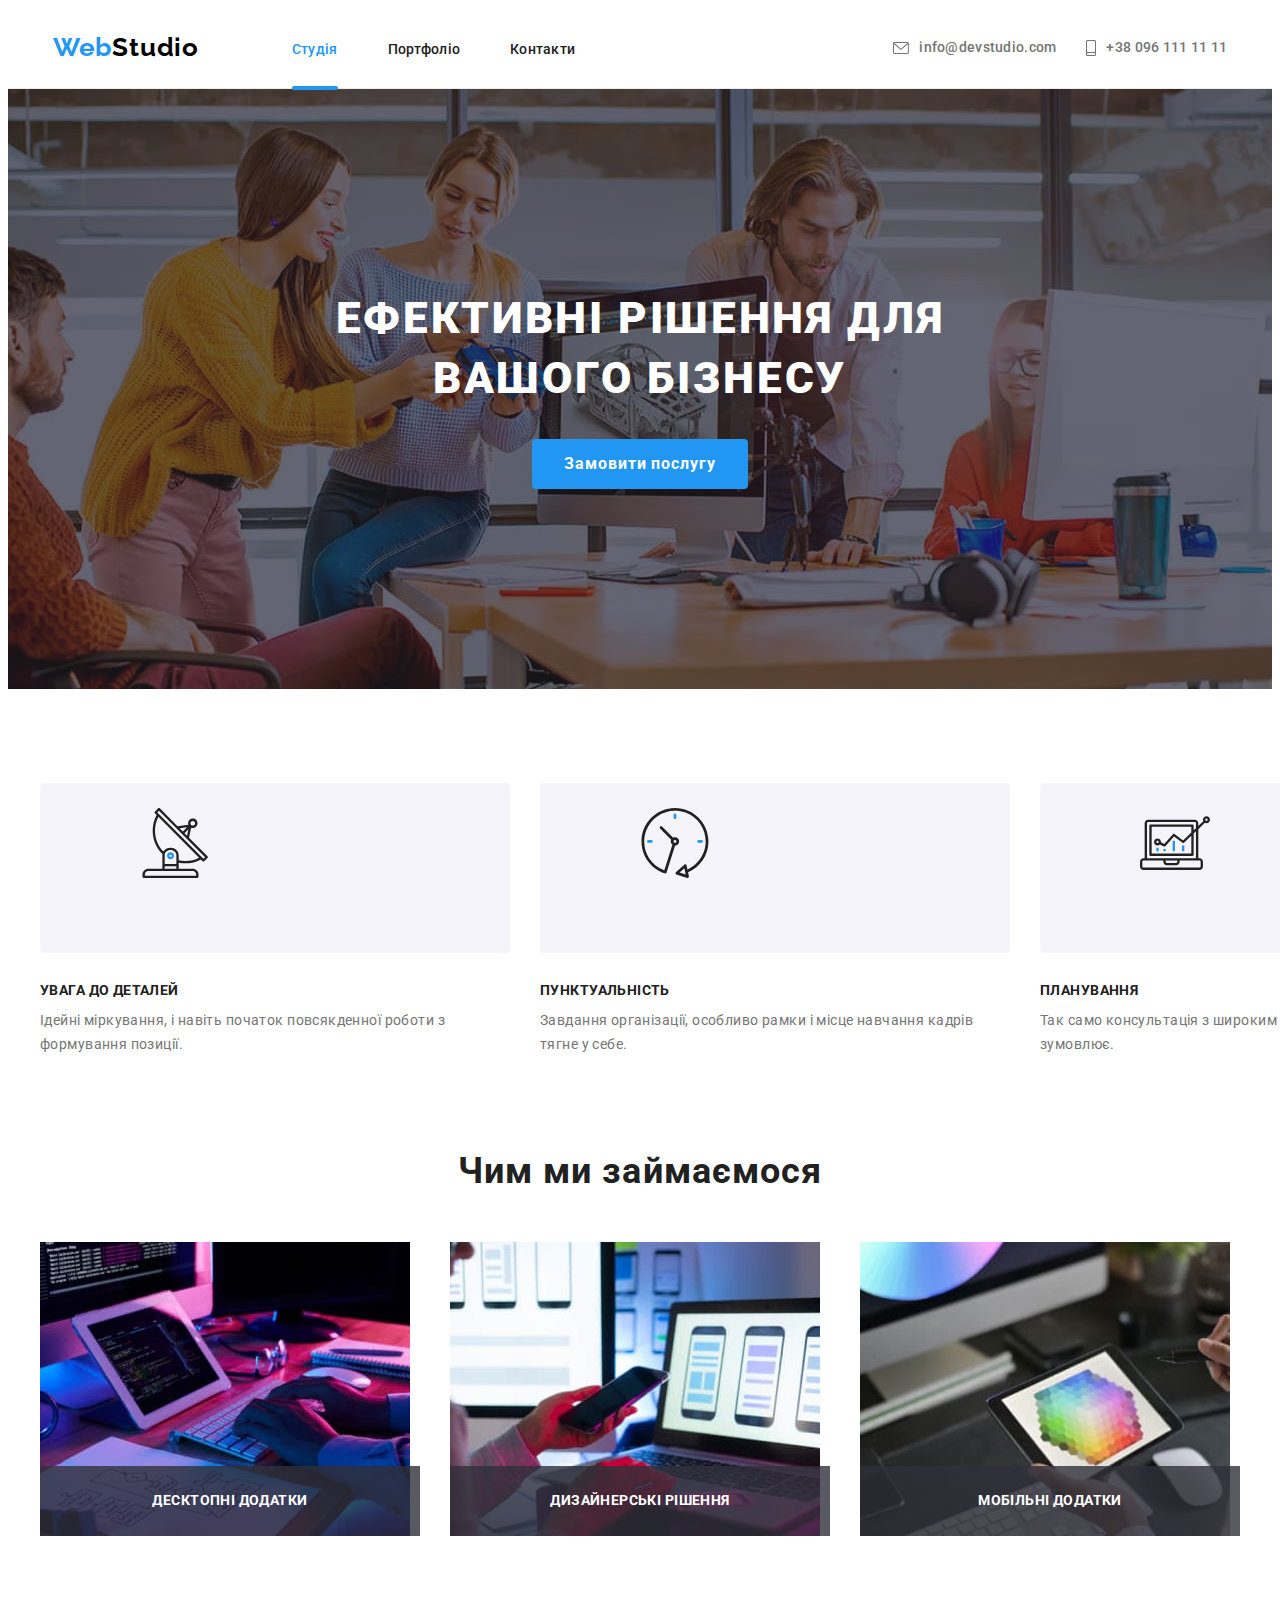
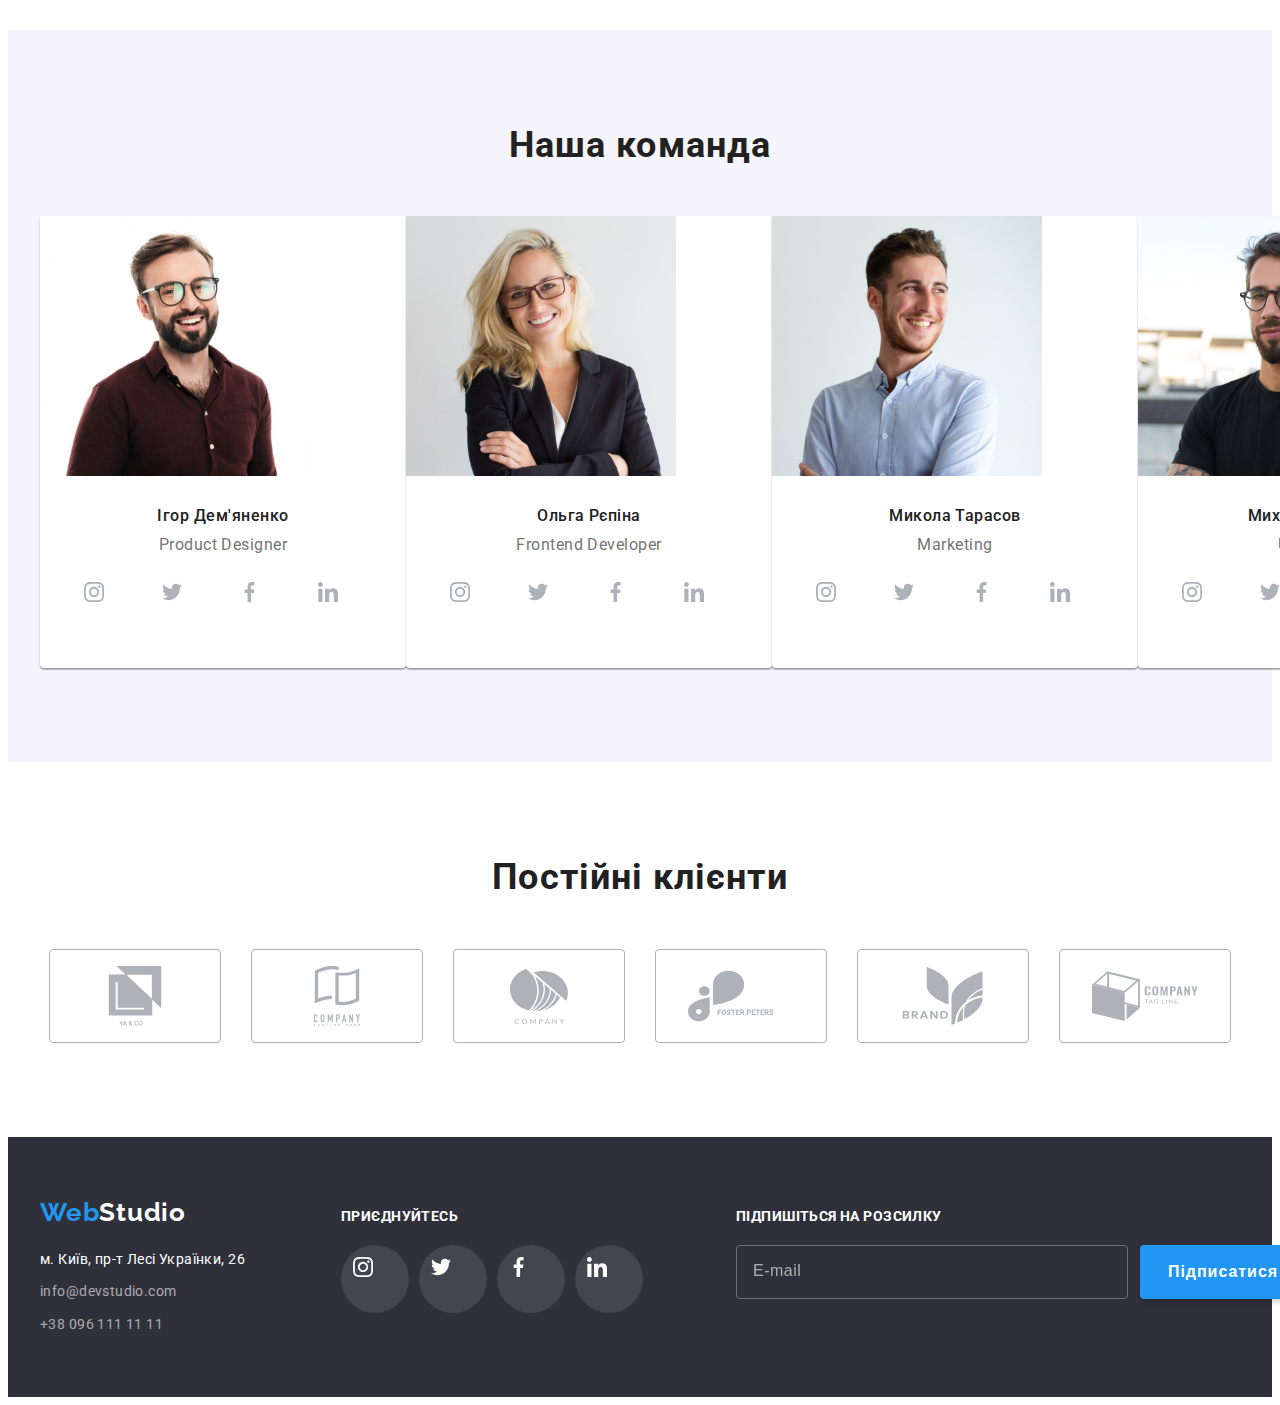
<file: index.html>
<!DOCTYPE html>
<html lang="uk">
  <head>
    <meta charset="UTF-8" />
    <meta http-equiv="X-UA-Compatible" content="IE=edge" />
    <meta name="viewport" content="width=device-width, initial-scale=1.0" />
    <title>WebStudio</title>
    <link rel="preconnect" href="https://fonts.googleapis.com" />
    <link rel="preconnect" href="https://fonts.gstatic.com" crossorigin />
    <link
      href="https://fonts.googleapis.com/css2?family=Raleway:wght@700&family=Roboto:wght@400;500;700;900&display=swap"
      rel="stylesheet"
    />
    <link
      rel="stylesheet"
      href="https://cdnjs.cloudflare.com/ajax/libs/modern-normalize/1.1.0/modern-normalize.min.css"
      integrity="sha512-wpPYUAdjBVSE4KJnH1VR1HeZfpl1ub8YT/NKx4PuQ5NmX2tKuGu6U/JRp5y+Y8XG2tV+wKQpNHVUX03MfMFn9Q=="
      crossorigin="anonymous"
      referrerpolicy="no-referrer"
    />
    <link rel="stylesheet" href="./css/styles.css" />
  </head>
  <body>
    <!--Header-->
    <header class="header">
      <div class="container navigation">
        <nav class="nav">
          <a class="header-logo" href="index.html" lang="en"
            ><span>Web</span>Studio</a
          >
          <ul class="header-nav list">
            <li class="nav-item accent-item">
              <a class="header-item link accent" href=""> Студія </a>
            </li>
            <li class="nav-item">
              <a class="header-item link" href="./portfolio.html">Портфоліо</a>
            </li>
            <li class="nav-item">
              <a class="header-item link" href="">Контакти</a>
            </li>
          </ul>
        </nav>
        <ul class="header-list list">
          <li class="link-item">
            <a
              class="header-item-list link mail"
              href="mailto:info@devstudio.com"
              ><svg class="header-icon" width="16" height="12">
                <use href="./img/icons.svg#icon-envelope"></use>
              </svg>

              info@devstudio.com</a
            >
          </li>
          <li class="link-item">
            <a class="header-item-list link" href="tel:+380961111111"
              ><svg class="header-icon" width="10" height="16">
                <use href="./img/icons.svg#icon-smartphone"></use>
              </svg>
              +38 096 111 11 11
            </a>
          </li>
        </ul>
      </div>
    </header>
    <!--Hero-->
    <main>
      <section class="hero">
        <div class="container">
          <h1 class="hero-title">Ефективні рішення для вашого бізнесу</h1>
          <button class="btn" data-modal-open type="button">
            Замовити послугу
          </button>
        </div>
      </section>
      <!--Feature-->
      <section class="feature">
        <div class="container feature-container">
          <h2 class="visually-hidden">Особливості</h2>
          <ul class="feature-list">
            <li class="feature-item link">
              <div class="feature-icon">
                <svg class="feature-icon-antenna" width="70" height="70">
                  <use href="./img/icons.svg#icon-antenna"></use>
                </svg>
              </div>
              <h3 class="feature-title">Увага до деталей</h3>
              <p class="feature-text">
                Ідейні міркування, і навіть початок повсякденної роботи з
                формування позиції.
              </p>
            </li>
            <li class="feature-item link">
              <div class="feature-icon">
                <svg class="feature-icon-clock" width="70" height="70">
                  <use href="./img/icons.svg#icon-clock"></use>
                </svg>
              </div>
              <h3 class="feature-title">Пунктуальність</h3>
              <p class="feature-text">
                Завдання організації, особливо рамки і місце навчання кадрів
                тягне у себе.
              </p>
            </li>
            <li class="feature-item link">
              <div class="feature-icon">
                <svg class="feature-icon-diagram" width="70" height="70">
                  <use href="./img/icons.svg#icon-diagram"></use>
                </svg>
              </div>
              <h3 class="feature-title">Планування</h3>
              <p class="feature-text">
                Так само консультація з широким активом значною мірою зумовлює.
              </p>
            </li>
            <li class="feature-item link">
              <div class="feature-icon">
                <svg class="feature-icon-astronaut" width="70" height="70">
                  <use href="./img/icons.svg#icon-astronaut"></use>
                </svg>
              </div>
              <h3 class="feature-title">Сучасні технології</h3>
              <p class="feature-text">
                Значимість цих проблем настільки очевидна, що реалізація
                планових завдань.
              </p>
            </li>
          </ul>
        </div>
      </section>
      <!--Projects-->
      <section class="projects">
        <div class="container">
          <h2 class="projects-title">Чим ми займаємося</h2>
          <ul class="projects-list">
            <li class="projects-item link">
              <img src="./img/notebook.jpg" alt="Ноутбук" width="370" />
              <p class="projects-item-text">Десктопні додатки</p>
            </li>
            <li class="projects-item link">
              <img
                src="./img/mobilephone.jpg"
                alt="Мобільний телефон"
                width="370"
              />
              <p class="projects-item-text">Дизайнерські рішення</p>
            </li>
            <li class="projects-item link">
              <img src="./img/tablet.jpg" alt="Планшет" width="370" />
              <p class="projects-item-text">Мобільні додатки</p>
            </li>
          </ul>
        </div>
      </section>
      <!--Team-->
      <section class="team">
        <div class="container">
          <h2 class="team-title">Наша команда</h2>
          <ul class="team-list">
            <li class="team-link link">
              <img src="./img/igor.jpg" alt="Ігор Дем'яненко" width="270" />
              <h3 class="team-member">Ігор Дем'яненко</h3>
              <p class="team-text" lang="en">Product Designer</p>
              <ul class="team-list-icon">
                <li class="team-icon">
                  <a href="" class="team-link-icon">
                    <svg class="icon-instagramm icon" width="20" height="20">
                      <use href="./img/icons.svg#icon-instagram"></use>
                    </svg>
                  </a>
                </li>
                <li class="team-icon">
                  <a href="" class="team-link-icon">
                    <svg class="icon-twitter icon" width="20" height="20">
                      <use href="./img/icons.svg#icon-twitter"></use>
                    </svg>
                  </a>
                </li>
                <li class="team-icon">
                  <a href="" class="team-link-icon">
                    <svg class="icon-facebook icon" width="20" height="20">
                      <use href="./img/icons.svg#icon-facebook"></use>
                    </svg>
                  </a>
                </li>
                <li class="team-icon">
                  <a href="" class="team-link-icon">
                    <svg class="icon-linkedin icon" width="20" height="20">
                      <use href="./img/icons.svg#icon-linkedin"></use>
                    </svg>
                  </a>
                </li>
              </ul>
            </li>
            <li class="team-link link">
              <img src="./img/olga.jpg" alt="Ольга Рєпіна" width="270" />
              <h3 class="team-member">Ольга Рєпіна</h3>
              <p class="team-text" lang="en">Frontend Developer</p>
              <ul class="team-list-icon">
                <li class="team-icon">
                  <a href="" class="team-link-icon">
                    <svg class="icon-instagramm icon" width="20" height="20">
                      <use href="./img/icons.svg#icon-instagram"></use>
                    </svg>
                  </a>
                </li>
                <li class="team-icon">
                  <a href="" class="team-link-icon">
                    <svg class="icon-twitter icon" width="20" height="20">
                      <use href="./img/icons.svg#icon-twitter"></use>
                    </svg>
                  </a>
                </li>
                <li class="team-icon">
                  <a href="" class="team-link-icon">
                    <svg class="icon-facebook icon" width="20" height="20">
                      <use href="./img/icons.svg#icon-facebook"></use>
                    </svg>
                  </a>
                </li>
                <li class="team-icon">
                  <a href="" class="team-link-icon">
                    <svg class="icon-linkedin icon" width="20" height="20">
                      <use href="./img/icons.svg#icon-linkedin"></use>
                    </svg>
                  </a>
                </li>
              </ul>
            </li>
            <li class="team-link link">
              <img src="./img/mukola.jpg" alt="Микола Тарасов" width="270" />
              <h3 class="team-member">Микола Тарасов</h3>
              <p class="team-text" lang="en">Marketing</p>
              <ul class="team-list-icon">
                <li class="team-icon">
                  <a href="" class="team-link-icon">
                    <svg class="icon-instagramm icon" width="20" height="20">
                      <use href="./img/icons.svg#icon-instagram"></use>
                    </svg>
                  </a>
                </li>
                <li class="team-icon">
                  <a href="" class="team-link-icon">
                    <svg class="icon-twitter icon" width="20" height="20">
                      <use href="./img/icons.svg#icon-twitter"></use>
                    </svg>
                  </a>
                </li>
                <li class="team-icon">
                  <a href="" class="team-link-icon">
                    <svg class="icon-facebook icon" width="20" height="20">
                      <use href="./img/icons.svg#icon-facebook"></use>
                    </svg>
                  </a>
                </li>
                <li class="team-icon">
                  <a href="" class="team-link-icon">
                    <svg class="icon-linkedin icon" width="20" height="20">
                      <use href="./img/icons.svg#icon-linkedin"></use>
                    </svg>
                  </a>
                </li>
              </ul>
            </li>
            <li class="team-link link">
              <img src="./img/muhailo.jpg" alt="Михайло Єрмаков" width="270" />
              <h3 class="team-member">Михайло Єрмаков</h3>
              <p class="team-text" lang="en">UI Designer</p>
              <ul class="team-list-icon">
                <li class="team-icon">
                  <a href="" class="team-link-icon">
                    <svg class="icon-instagramm icon" width="20" height="20">
                      <use href="./img/icons.svg#icon-instagram"></use>
                    </svg>
                  </a>
                </li>
                <li class="team-icon">
                  <a href="" class="team-link-icon">
                    <svg class="icon-twitter icon" width="20" height="20">
                      <use href="./img/icons.svg#icon-twitter"></use>
                    </svg>
                  </a>
                </li>
                <li class="team-icon">
                  <a href="" class="team-link-icon">
                    <svg class="icon-facebook icon" width="20" height="20">
                      <use href="./img/icons.svg#icon-facebook"></use>
                    </svg>
                  </a>
                </li>
                <li class="team-icon">
                  <a href="" class="team-link-icon">
                    <svg class="icon-linkedin icon" width="20" height="20">
                      <use href="./img/icons.svg#icon-linkedin"></use>
                    </svg>
                  </a>
                </li>
              </ul>
            </li>
          </ul>
        </div>
      </section>
      <!-- Clients -->
      <section class="client">
        <div class="container">
          <h2 class="team-title">Постійні клієнти</h2>
          <ul class="client-list">
            <li class="client-link">
              <a href="" class="client-item">
                <svg class="client-group" width="106" height="60">
                  <use href="./img/icons.svg#icon-group-6"></use>
                </svg>
              </a>
            </li>
            <li class="client-link">
              <a href="" class="client-item">
                <svg class="client-group" width="106" height="60">
                  <use href="./img/icons.svg#icon-group-1"></use>
                </svg>
              </a>
            </li>
            <li class="client-link">
              <a href="" class="client-item">
                <svg class="client-group" width="106" height="60">
                  <use href="./img/icons.svg#icon-group-2"></use>
                </svg>
              </a>
            </li>
            <li class="client-link">
              <a href="" class="client-item">
                <svg class="client-group" width="106" height="60">
                  <use href="./img/icons.svg#icon-group-4"></use>
                </svg>
              </a>
            </li>
            <li class="client-link">
              <a href="" class="client-item">
                <svg class="client-group" width="106" height="60">
                  <use href="./img/icons.svg#icon-group-3"></use>
                </svg>
              </a>
            </li>
            <li class="client-link">
              <a href="" class="client-item">
                <svg class="client-group" width="106" height="60">
                  <use href="./img/icons.svg#icon-group-5"></use>
                </svg>
              </a>
            </li>
          </ul>
        </div>
      </section>
    </main>
    <!--Footer-->
    <footer class="footer">
      <div class="container footer-container">
        <div class="address">
          <a class="footer-logo" href="./index.html" lang="en"
            ><span>Web</span>Studio</a
          >
          <address class="footer-address">
            <a
              class="footer-link map"
              href="https://goo.gl/maps/HF2iq81nu9bGhw1s8"
              target="_blank"
              >м. Київ, пр-т Лесі Українки, 26</a
            >
            <a class="footer-link clarity mail" href="mailto:info@devstudio.com"
              >info@devstudio.com</a
            >

            <a class="footer-link clarity" href="tel:+380961111111"
              >+38 096 111 11 11</a
            >
          </address>
        </div>

        <div class="join">
          <p class="join-title">приєднуйтесь</p>
          <ul class="join-list">
            <li class="join-link">
              <a href="#" class="join-item">
                <svg class="join-icon" width="20" height="20">
                  <use href="./img/icons.svg#icon-instagram"></use>
                </svg>
              </a>
            </li>
            <li class="join-link">
              <a href="" class="join-item">
                <svg class="join-icon" width="20" height="20">
                  <use href="./img/icons.svg#icon-twitter"></use>
                </svg>
              </a>
            </li>
            <li class="join-link">
              <a href="" class="join-item">
                <svg class="join-icon" width="20" height="20">
                  <use href="./img/icons.svg#icon-facebook"></use>
                </svg>
              </a>
            </li>
            <li class="join-link">
              <a href="" class="join-item">
                <svg class="join-icon" width="20" height="20">
                  <use href="./img/icons.svg#icon-linkedin"></use>
                </svg>
              </a>
            </li>
          </ul>
        </div>
        <div class="subscribe">
          <p class="subscribe-text">Підпишіться на розсилку</p>
          <form name="subscribe" class="subscribe-form">
            <label class="subscribe-label">
              <input
                type="email"
                id="subscribe-email"
                name="subscribe-email"
                class="subscribe-input"
                placeholder="E-mail"
              />
            </label>

            <button type="submit" class="subscribe-button">
              Підписатися
              <svg class="subscribe-svg" width="24" height="24">
                <use
                  href="./img/icons.svg#icon-send"
                  class="subscribe-icon"
                ></use>
              </svg>
            </button>
          </form>
        </div>
      </div>
    </footer>
    <div data-modal class="backdrop is-hidden">
      <div class="modal">
        <button type="button" data-modal-close class="modal-btn">
          <svg width="18" height="18" class="button-svg">
            <use href="./img/icons.svg#icon-close-black"></use>
          </svg>
        </button>

        <form name="signup_form" class="modal-form">
          <p class="modal-text">Залиште свої дані, ми вам передзвонимо</p>

          <div class="form-field">
            <label for="user_name" class="form-label">Ім'я</label>
            <div class="form-input-icon">
              <input
                class="form-input"
                type="text"
                name="user-name"
                id="user_name"
              />
              <svg class="icon-form" width="18" height="18">
                <use href="./img/icons.svg#icon-person-black"></use>
              </svg>
            </div>
          </div>

          <div class="form-field">
            <label for="user_tel" class="form-label">Телефон</label>
            <div class="form-input-icon">
              <input
                class="form-input"
                type="tel"
                name="user-tel"
                id="user_tel"
              />
              <svg class="icon-form" width="18" height="18">
                <use href="./img/icons.svg#icon-phone-black"></use>
              </svg>
            </div>
          </div>

          <div class="form-field">
            <label for="user_email" class="form-label">Пошта</label>
            <div class="form-input-icon">
              <input
                class="form-input"
                type="email"
                name="user-email"
                id="user_email"
              />
              <svg class="icon-form" width="18" height="18">
                <use href="./img/icons.svg#icon-email-black"></use>
              </svg>
            </div>
          </div>

          <div class="form-field textarea-field">
            <label for="comment" class="form-label">Коментар</label>
            <textarea
              class="form-textarea form-input"
              name="comment"
              id="comment"
              rows="10"
              cols="20"
              placeholder="Введіть текст"
            ></textarea>
          </div>

          <div class="privacy">
            <input
              type="checkbox"
              name="consent"
              value="true"
              id="privacy"
              class="privacy-input visually-hidden"
            />
            <label class="privacy-label" for="privacy">
              <span class="check">
                <svg class="check-icon" width="11" height="8">
                  <use href="./img/icons.svg#icon-check"></use></svg
              ></span>
              Погоджуюся з розсилкою та приймаю
              <a href="#" class="privacy-link">Умови договору</a>
            </label>
          </div>
          <button class="form-button" type="submit">Відправити</button>
        </form>
      </div>
    </div>
    <script src="./js/modal.js"></script>
  </body>
</html>
</file>
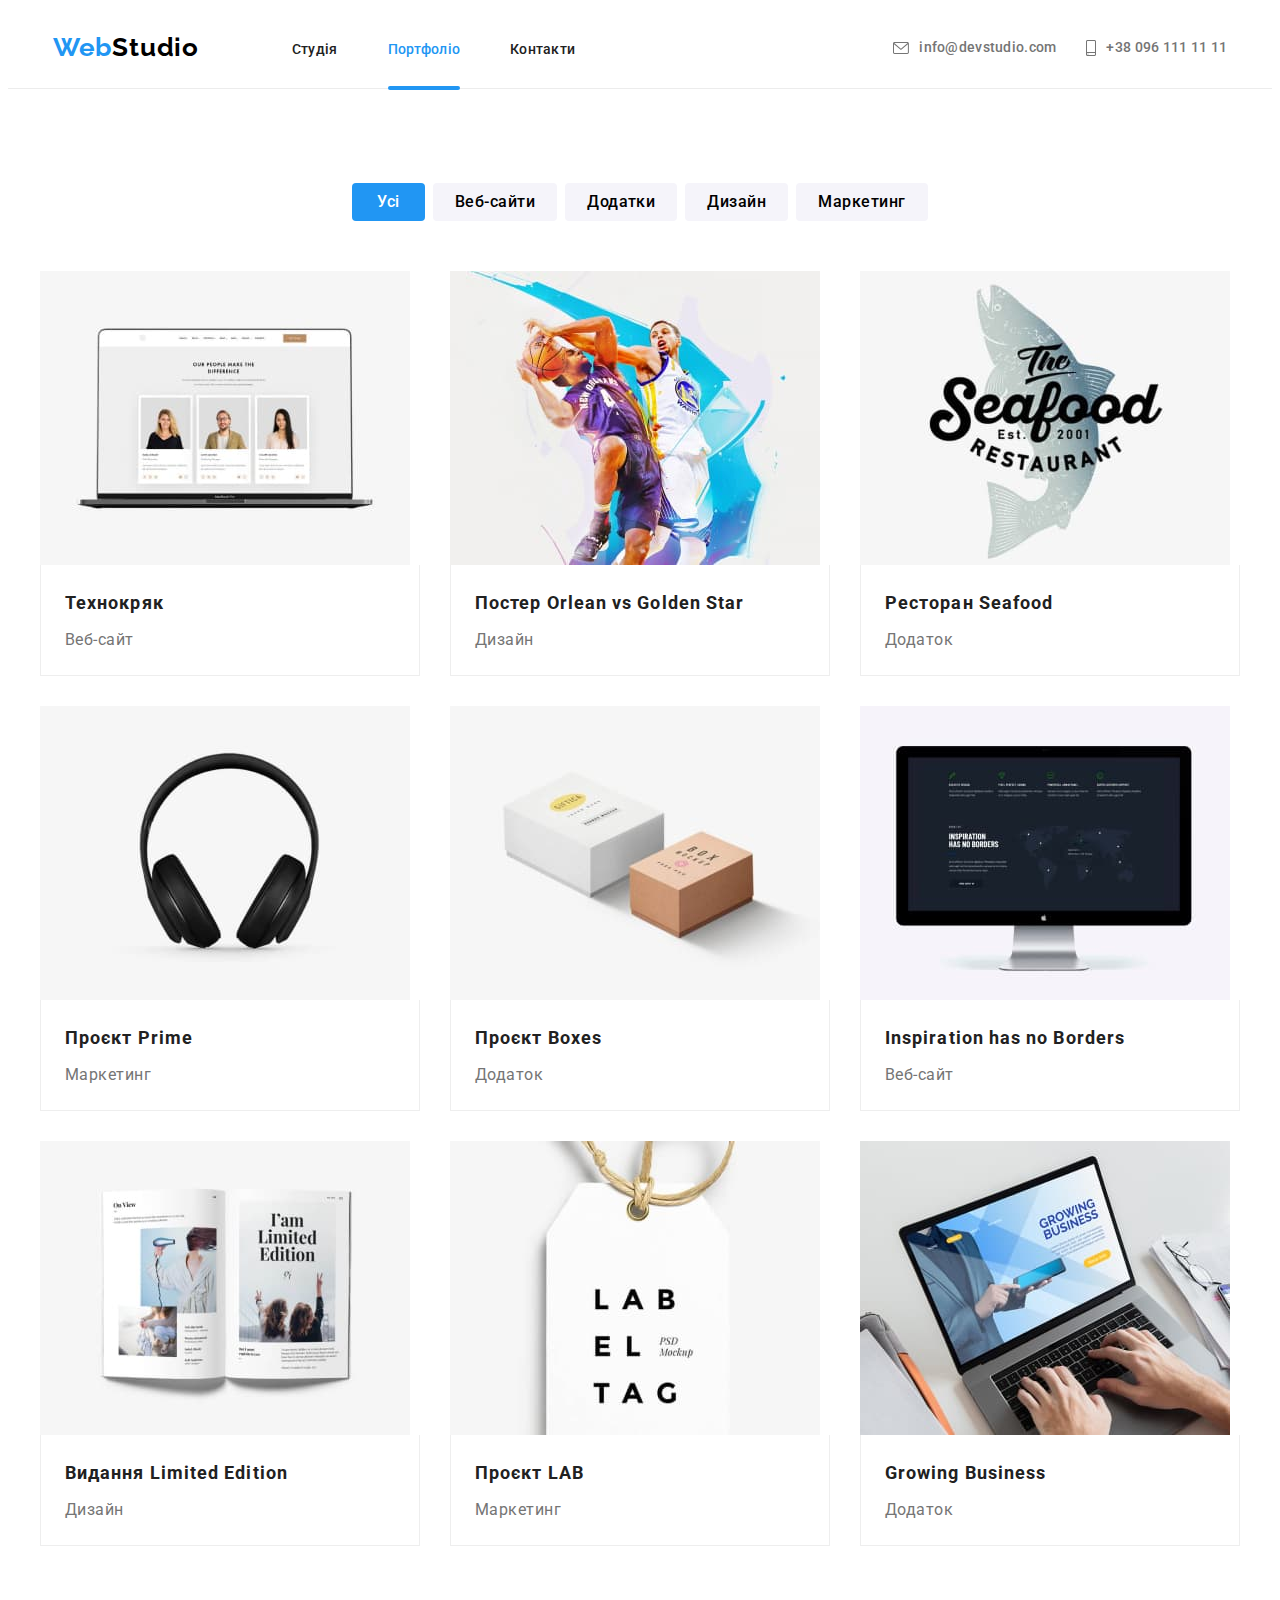
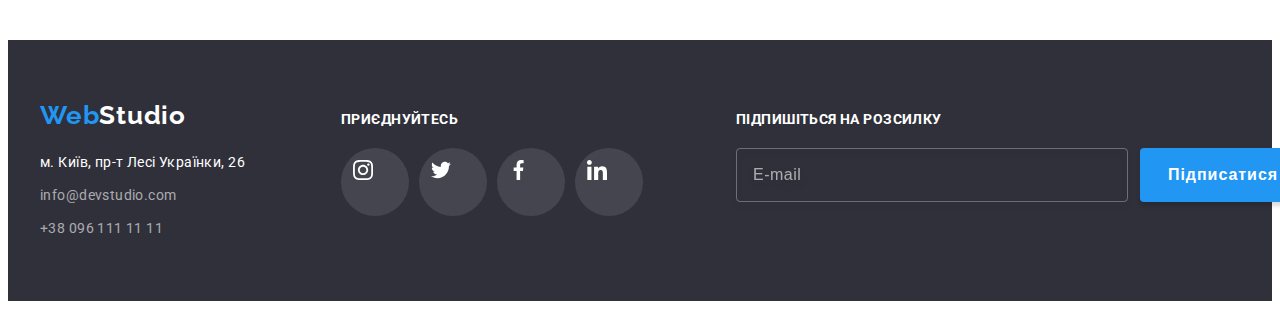
<file: portfolio.html>
<!DOCTYPE html>
<html lang="uk">
  <head>
    <meta charset="UTF-8" />
    <meta http-equiv="X-UA-Compatible" content="IE=edge" />
    <meta name="viewport" content="width=device-width, initial-scale=1.0" />
    <title>Portfolio</title>
    <link rel="preconnect" href="https://fonts.googleapis.com" />
    <link rel="preconnect" href="https://fonts.gstatic.com" crossorigin />
    <link
      href="https://fonts.googleapis.com/css2?family=Raleway:wght@700&family=Roboto:wght@400;500;700;900&display=swap"
      rel="stylesheet"
    />
    <link
      rel="stylesheet"
      href="https://cdnjs.cloudflare.com/ajax/libs/modern-normalize/1.1.0/modern-normalize.min.css"
      integrity="sha512-wpPYUAdjBVSE4KJnH1VR1HeZfpl1ub8YT/NKx4PuQ5NmX2tKuGu6U/JRp5y+Y8XG2tV+wKQpNHVUX03MfMFn9Q=="
      crossorigin="anonymous"
      referrerpolicy="no-referrer"
    />
    <link rel="stylesheet" href="./css/styles.css" />
  </head>
  <body>
    <!--Header-->
    <header class="header">
      <div class="container navigation">
        <nav class="nav">
          <a class="header-logo" href="index.html"><span>Web</span>Studio</a>
          <ul class="header-nav list">
            <li class="item">
              <a class="header-item link" href="./index.html">Студія</a>
            </li>
            <li class="item">
              <a class="header-item link accent" href="./portfolio.html"
                >Портфоліо</a
              >
            </li>
            <li class="item">
              <a class="header-item link" href="">Контакти</a>
            </li>
          </ul>
        </nav>
        <ul class="header-list list">
          <li class="link-item">
            <a
              class="header-item-list link mail"
              href="mailto:info@devstudio.com"
              ><svg class="header-icon" width="16" height="12">
                <use href="./img/icons.svg#icon-envelope"></use>
              </svg>

              info@devstudio.com</a
            >
          </li>
          <li class="link-item">
            <a class="header-item-list link" href="tel:+380961111111"
              ><svg class="header-icon" width="10" height="16">
                <use href="./img/icons.svg#icon-smartphone"></use>
              </svg>
              +38 096 111 11 11</a
            >
          </li>
        </ul>
      </div>
    </header>
    <!--Alinement-->
    <main>
      <section class="portfolio">
        <div class="container button">
          <h1 class="visually-hidden">Портфоліо</h1>
          <ul class="button-list">
            <li class="btn-item">
              <button class="portfolio-btn fbtn" type="button">Усі</button>
            </li>
            <li class="btn-item">
              <button class="portfolio-btn" type="button">Веб-сайти</button>
            </li>
            <li class="btn-item">
              <button class="portfolio-btn" type="button">Додатки</button>
            </li>
            <li class="btn-item">
              <button class="portfolio-btn" type="button">Дизайн</button>
            </li>
            <li class="btn-item">
              <button class="portfolio-btn" type="button">Маркетинг</button>
            </li>
          </ul>
        </div>
        <div class="container">
          <ul class="portfolio-list">
            <li class="portfolio-item">
              <a class="portfolio-link" href="">
                <div class="overlay">
                  <img
                    src="./img/tehno.jpg"
                    alt="макет веб-сайта"
                    width="370"
                  />
                  <p class="overlay-text">
                    Ресурс пропонує комплексні пропозиції з різним рівнем
                    функціоналу та сервісів. Все це дозволить відвідувачу
                    отримати вичерпні відомості про компанію чи приватну особу.
                  </p>
                </div>
                <div class="link-text">
                  <h2 class="portfolio-title">Технокряк</h2>
                  <p class="portfolio-text">Веб-сайт</p>
                </div>
              </a>
            </li>

            <li class="portfolio-item">
              <a class="portfolio-link" href="">
                <div class="overlay">
                  <img
                    src="./img/poster.jpg"
                    alt="два баскетболісти"
                    width="370"
                  />
                  <p class="overlay-text">
                    Ресурс пропонує комплексні пропозиції з різним рівнем
                    функціоналу та сервісів. Все це дозволить відвідувачу
                    отримати вичерпні відомості про компанію чи приватну особу.
                  </p>
                </div>
                <div class="link-text">
                  <h2 class="portfolio-title">Постер Orlean vs Golden Star</h2>
                  <p class="portfolio-text">Дизайн</p>
                </div>
              </a>
            </li>
            <li class="portfolio-item">
              <a class="portfolio-link" href="">
                <div class="overlay">
                  <img
                    src="./img/seafood.jpg"
                    alt="логотип ресторана"
                    width="370"
                  />
                  <p class="overlay-text">
                    Ресурс пропонує комплексні пропозиції з різним рівнем
                    функціоналу та сервісів. Все це дозволить відвідувачу
                    отримати вичерпні відомості про компанію чи приватну особу.
                  </p>
                </div>
                <div class="link-text">
                  <h2 class="portfolio-title">Ресторан Seafood</h2>
                  <p class="portfolio-text">Додаток</p>
                </div>
              </a>
            </li>
            <li class="portfolio-item">
              <a class="portfolio-link" href="">
                <div class="overlay">
                  <img
                    src="./img/project-prime.jpg"
                    alt="навушники"
                    width="370"
                  />
                  <p class="overlay-text">
                    Ресурс пропонує комплексні пропозиції з різним рівнем
                    функціоналу та сервісів. Все це дозволить відвідувачу
                    отримати вичерпні відомості про компанію чи приватну особу.
                  </p>
                </div>
                <div class="link-text">
                  <h2 class="portfolio-title">Проєкт Prime</h2>
                  <p class="portfolio-text">Маркетинг</p>
                </div>
              </a>
            </li>
            <li class="portfolio-item">
              <a class="portfolio-link" href="">
                <div class="overlay">
                  <img
                    src="./img/project-boxes.jpg"
                    alt="велика і маленька коробка"
                    width="370"
                  />
                  <p class="overlay-text">
                    Ресурс пропонує комплексні пропозиції з різним рівнем
                    функціоналу та сервісів. Все це дозволить відвідувачу
                    отримати вичерпні відомості про компанію чи приватну особу.
                  </p>
                </div>
                <div class="link-text">
                  <h2 class="portfolio-title">Проєкт Boxes</h2>
                  <p class="portfolio-text">Додаток</p>
                </div>
              </a>
            </li>
            <li class="portfolio-item">
              <a class="portfolio-link" href="">
                <div class="overlay">
                  <img
                    src="./img/inspiration.jpg"
                    alt="макет веб-сайта"
                    width="370"
                  />
                  <p class="overlay-text">
                    Ресурс пропонує комплексні пропозиції з різним рівнем
                    функціоналу та сервісів. Все це дозволить відвідувачу
                    отримати вичерпні відомості про компанію чи приватну особу.
                  </p>
                </div>
                <div class="link-text">
                  <h2 class="portfolio-title">Inspiration has no Borders</h2>
                  <p class="portfolio-text">Веб-сайт</p>
                </div>
              </a>
            </li>
            <li class="portfolio-item">
              <a class="portfolio-link" href="">
                <div class="overlay">
                  <img
                    src="./img/limited-edition.jpg"
                    alt="розгорнутий журнал"
                    width="370"
                  />
                  <p class="overlay-text">
                    Ресурс пропонує комплексні пропозиції з різним рівнем
                    функціоналу та сервісів. Все це дозволить відвідувачу
                    отримати вичерпні відомості про компанію чи приватну особу.
                  </p>
                </div>
                <div class="link-text">
                  <h2 class="portfolio-title">Видання Limited Edition</h2>
                  <p class="portfolio-text">Дизайн</p>
                </div>
              </a>
            </li>
            <li class="portfolio-item">
              <a class="portfolio-link" href="">
                <div class="overlay">
                  <img src="./img/project-lab.jpg" alt="бирка" width="370" />
                  <p class="overlay-text">
                    Ресурс пропонує комплексні пропозиції з різним рівнем
                    функціоналу та сервісів. Все це дозволить відвідувачу
                    отримати вичерпні відомості про компанію чи приватну особу.
                  </p>
                </div>
                <div class="link-text">
                  <h2 class="portfolio-title">Проєкт LAB</h2>
                  <p class="portfolio-text">Маркетинг</p>
                </div>
              </a>
            </li>
            <li class="portfolio-item">
              <a class="portfolio-link" href="">
                <div class="overlay">
                  <img
                    src="./img/growing-business.jpg"
                    alt="Ноутбук"
                    width="370"
                  />
                  <p class="overlay-text">
                    Ресурс пропонує комплексні пропозиції з різним рівнем
                    функціоналу та сервісів. Все це дозволить відвідувачу
                    отримати вичерпні відомості про компанію чи приватну особу.
                  </p>
                </div>
                <div class="link-text">
                  <h2 class="portfolio-title">Growing Business</h2>
                  <p class="portfolio-text">Додаток</p>
                </div>
              </a>
            </li>
          </ul>
        </div>
      </section>
    </main>
    <!--Footer-->
    <footer class="footer">
      <div class="container footer-container">
        <div class="address">
          <a class="footer-logo" href="./index.html" lang="en"
            ><span>Web</span>Studio</a
          >
          <address class="footer-address">
            <a
              class="footer-link map"
              href="https://goo.gl/maps/HF2iq81nu9bGhw1s8"
              target="_blank"
              >м. Київ, пр-т Лесі Українки, 26</a
            >
            <a class="footer-link clarity mail" href="mailto:info@devstudio.com"
              >info@devstudio.com</a
            >
            <a class="footer-link clarity" href="tel:+380961111111"
              >+38 096 111 11 11</a
            >
          </address>
        </div>

        <div class="join">
          <h2 class="join-title">приєднуйтесь</h2>
          <ul class="join-list">
            <li class="join-link">
              <a href="#" class="join-item">
                <svg class="join-icon" width="20" height="20">
                  <use href="./img/icons.svg#icon-instagram"></use>
                </svg>
              </a>
            </li>
            <li class="join-link">
              <a href="" class="join-item">
                <svg class="join-icon" width="20" height="20">
                  <use href="./img/icons.svg#icon-twitter"></use>
                </svg>
              </a>
            </li>
            <li class="join-link">
              <a href="" class="join-item">
                <svg class="join-icon" width="20" height="20">
                  <use href="./img/icons.svg#icon-facebook"></use>
                </svg>
              </a>
            </li>
            <li class="join-link">
              <a href="" class="join-item">
                <svg class="join-icon" width="20" height="20">
                  <use href="./img/icons.svg#icon-linkedin"></use>
                </svg>
              </a>
            </li>
          </ul>
        </div>
        <div class="subscribe">
          <p class="subscribe-text">Підпишіться на розсилку</p>
          <form name="subscribe" class="subscribe-form">
            <label class="subscribe-label">
              <input
                type="email"
                id="subscribe-email"
                name="subscribe-email"
                class="subscribe-input"
                placeholder="E-mail"
              />
            </label>

            <button type="submit" class="subscribe-button">
              Підписатися
              <svg class="subscribe-svg" width="24" height="24">
                <use
                  href="./img/icons.svg#icon-send"
                  class="subscribe-icon"
                ></use>
              </svg>
            </button>
          </form>
        </div>
      </div>
    </footer>
  </body>
</html>
</file>
<file: css/styles.css>
body {
  font-family: "Roboto", sans-serif;
  background-color: var(--backcolor-white);
  color: var(--color-title);
}

:root {
  --color-title: #212121;
  --color-text: #757575;
  --backcolor-grey: #2f303a;
  --color-accent: #2196f3;
  --text-white: #ffffff;
  --logo-header: #000000;
  --back-color: #f5f4fa;
  --backcolor-white: #ffffff;
  --color-clarity: rgba(255, 255, 255, 0.6);
  --color-button: #188ce8;
  --transition-color: color 250ms cubic-bezier(0.4, 0, 0.2, 1);
  --transition-background-color: background-color 250ms
    cubic-bezier(0.4, 0, 0.2, 1);
  --color-placeholder: rgba(117, 117, 117, 0.5);
}
.container {
  width: 1200px;
  padding: 0px 15px;
  margin: 0px auto;
}

p,
h1,
h2,
h3,
h4,
h5,
h6 {
  margin: 0px;
}

ul,
ol {
  margin: 0px;
  padding-left: 0px;
  list-style: none;
}

a {
  color: currentColor;
  text-decoration: none;
}

img {
  display: block;
  height: auto;
  max-width: 100%;
}

/* --------------Header-------------- */

.navigation {
  display: flex;
  align-items: center;
  justify-content: center;
}

.header {
  border-bottom: 1px solid #ececec;
}

.nav {
  display: flex;
  align-items: center;
}

.header-nav {
  display: flex;
  margin-right: 318px;
  gap: 50px;
}

.header-list {
  display: flex;
  gap: 30px;
}

.list .link {
  padding-top: 32px;
  padding-bottom: 32px;
}

.header-logo {
  margin-right: 93px;
  padding-top: 24px;
  padding-bottom: 25px;
  font-family: "Raleway", sans-serif;
  font-weight: 700;
  font-size: 26px;
  line-height: 1.19;
  color: var(--logo-header);
  letter-spacing: 0.03em;
  text-decoration: none;
}

span {
  color: var(--color-accent);
}

.header-nav .header-item.accent {
  color: var(--color-accent);
}

.header-item {
  font-weight: 500;
  font-size: 14px;
  line-height: 1.14;
  letter-spacing: 0.02em;
  color: var(--color-title);
  transition: var(--transition-color);
}

.header-item {
  position: relative;
}
.accent::after {
  content: "";
  position: absolute;
  bottom: -1px;
  left: 0;
  height: 4px;
  width: 100%;
  background-color: var(--color-accent);
  border-radius: 2px;
  overflow: hidden;
}

.header-item:hover,
.header-item:focus {
  color: var(--color-accent);
}
.header-item-list:hover,
.header-item-list:focus {
  color: var(--color-accent);
}

.link-item .mail {
  margin-bottom: 0px;
}

.header-item-list {
  display: flex;
  align-items: center;
  justify-content: center;
  margin-bottom: 0px;
  font-weight: 500;
  font-size: 14px;
  line-height: 1.14;
  letter-spacing: 0.02em;
  color: var(--color-text);
  transition: var(--transition-color);
}

.header-item-list > .header-icon {
  margin-right: 10px;
  fill: currentColor;
}

/* -----------------Hero-------------- */

.hero {
  padding: 200px 0px;
  background-color: var(--backcolor-grey);

  background-image: linear-gradient(
      to right,
      rgba(47, 48, 58, 0.4),
      rgba(47, 48, 58, 0.4)
    ),
    url(../img/baclground.jpg);
  background-repeat: no-repeat;
  max-width: 1600px;
  max-height: 600px;
  margin: 0 auto;
  text-align: center;
  background-position: center;
  background-size: cover;
}

.hero-title {
  max-width: 696px;
  font-weight: 900;
  font-size: 44px;
  line-height: 1.36;
  letter-spacing: 0.06em;
  text-transform: uppercase;
  color: var(--text-white);
  margin-bottom: 30px;
  margin: 0px auto 30px auto;
}

.btn {
  display: inline-block;
  padding: 10px 32px;
  border-radius: 4px;
  min-width: 216px;
  border: 0px;
  text-align: center;
  font-family: "Roboto";
  font-weight: 700;
  font-size: 16px;
  line-height: 1.88;
  letter-spacing: 0.06em;
  color: var(--text-white);
  background-color: var(--color-accent);
  cursor: pointer;
  transition: var(--transition-background-color);
}

.btn:hover,
.btn:focus {
  background-color: var(--color-button);
}

/* ---------------Feature---------------- */
.feature {
  padding-top: 94px;
  padding-bottom: 94px;
}

.feature-item {
  flex-basis: calc(100% - 90px / 4);
}
.feature-icon {
  display: flex;
  padding: 25px 100px;
  width: 270px;
  height: 120px;
  background-color: #f5f4fa;
  border-radius: 4px;
  margin-bottom: 30px;
}

.feature-title {
  font-weight: 700;
  font-size: 14px;
  line-height: 1.14;
  letter-spacing: 0.03em;
  text-transform: uppercase;
  margin-bottom: 10px;
}

.feature-text {
  font-size: 14px;
  line-height: 1.71;
  letter-spacing: 0.03em;
  color: var(--color-text);
}

.feature-list {
  display: flex;
  gap: 30px;
}
.feature-icon {
  fill: #000000;
}

/* -------------Projects--------------- */

.projects-title {
  font-weight: 700;
  font-size: 36px;
  line-height: 1.16;
  text-align: center;
  letter-spacing: 0.03em;
  margin-bottom: 50px;
}

.projects {
  padding-bottom: 94px;
}

.projects-list {
  display: flex;
  gap: 30px;
}

.projects-item {
  position: relative;
  flex-basis: calc(100% - 60px / 3);
}
.projects-item-text {
  position: absolute;
  display: flex;
  align-items: center;
  justify-content: center;
  bottom: 0;
  left: 0;
  background-color: rgba(47, 48, 58, 0.8);
  width: 100%;
  height: 70px;
  font-weight: 700;
  font-size: 14px;
  line-height: 1.14;
  text-align: center;
  letter-spacing: 0.03em;
  text-transform: uppercase;
  color: var(--text-white);
}

/* -------------Team--------------- */

.team {
  background-color: var(--back-color);
  padding-top: 94px;
  padding-bottom: 94px;
}

.team-title {
  font-weight: 700;
  font-size: 36px;
  line-height: 1.17;
  text-align: center;
  letter-spacing: 0.03em;
  color: var(--color-title);
  margin-bottom: 50px;
}
.team-member {
  margin-bottom: 10px;
  padding-top: 30px;
  font-weight: 500;
  font-size: 16px;
  line-height: 1.19;
  text-align: center;
  letter-spacing: 0.03em;
  color: var(--color-title);
}

.team-link {
  flex-basis: calc(100% / 4 - 30px);
  background-color: #ffffff;
  border-radius: 0px 0px 4px 4px;
  box-shadow: 0px 1px 3px rgba(0, 0, 0, 0.12), 0px 1px 1px rgba(0, 0, 0, 0.14),
    0px 2px 1px rgba(0, 0, 0, 0.2);
}

.team-text {
  margin-bottom: 16px;
  font-weight: 400;
  font-size: 16px;
  line-height: 1.19;
  text-align: center;
  letter-spacing: 0.03em;
  color: var(--color-text);
}
.team-list {
  display: flex;
  justify-content: space-between;
}
.team-link-icon {
  display: block;
  width: 44px;
  height: 44px;
  padding: 12px;
  border-radius: 50%;
  transition: var(--transition-background-color), var(--transition-color),
    border-radius 250ms cubic-bezier(0.4, 0, 0.2, 1);
}
.team-list-icon {
  display: flex;
  align-items: center;
  justify-content: center;
  gap: 10px;
  padding-left: 32px;
  padding-right: 32px;
  padding-bottom: 30px;
}
.team-icon .icon {
  fill: #afb1b8;
}

.team-link-icon:hover,
.team-link-icon:focus {
  border-radius: 50%;
  background-color: #2196f3;
}

.team-link-icon:focus .icon,
.team-link-icon:hover .icon {
  fill: #ffffff;
}

/* -------------Client--------------- */

.client {
  padding-top: 94px;
  padding-bottom: 94px;
}

.client-list {
  display: flex;
  gap: 30px;
  justify-content: center;
}

.client-item {
  display: flex;
  justify-content: center;
  align-items: center;
  border: 1px solid #afb1b8;
  border-radius: 4px;
  width: 170px;
  height: 92px;
  transition: var(--transition-color), border 250ms cubic-bezier(0.4, 0, 0.2, 1);
}

.client-group {
  fill: #afb1b8;
}

.client-item:hover .client-group,
.client-item:focus .client-group {
  fill: var(--color-accent);
}

.client-item:hover,
.client-item:focus {
  fill: var(--color-accent);
  border: 1px solid var(--color-accent);
}
/* -------------Footer--------------- */

.footer {
  background-color: var(--backcolor-grey);
  padding-top: 60px;
  padding-bottom: 60px;
  margin: 0 auto;
}

.footer-logo {
  display: inline-block;
  margin-bottom: 20px;
  font-family: "Raleway";
  font-weight: 700;
  font-size: 26px;
  line-height: 1.19;
  letter-spacing: 0.03em;
  color: var(--text-white);
}
.footer-link {
  color: var(--text-white);
  transition: var(--transition-color);
}

.clarity {
  display: block;
  font-style: normal;
  font-size: 14px;
  line-height: 1.71;
  letter-spacing: 0.03em;
  color: var(--color-clarity);
}
.mail {
  margin-bottom: 9px;
}

.map {
  display: block;
  margin-bottom: 9px;
  font-style: normal;
  font-size: 14px;
  line-height: 1.71;
  letter-spacing: 0.03em;
}
.map:hover,
.map:focus {
  color: var(--color-accent);
}

.clarity:hover,
.clarity:focus {
  color: var(--color-accent);
}

.footer-address {
  display: block;
  width: 231px;
}
.footer-container {
  display: flex;
  align-items: baseline;
}
.address {
  flex-direction: column;
  margin-right: 70px;
}

/* --------------Join---------------------- */

.join {
  margin-right: 93px;
  display: flex;
  flex-direction: column;
}

.join-title {
  margin-bottom: 20px;
  font-weight: 700;
  font-size: 14px;
  line-height: 1.14;
  letter-spacing: 0.03em;
  text-transform: uppercase;
  color: #ffffff;
}

.join-list {
  display: flex;
  gap: 10px;
}

.join-link {
  display: flex;
  justify-content: center;
  align-items: center;
}

.join-item {
  background: rgba(255, 255, 255, 0.1);
  border-radius: 50%;
  width: 44px;
  height: 44px;
  padding: 12px;
  transition: var(--transition-background-color);
}

.join-icon {
  fill: var(--text-white);
}

.join-item:hover,
.join-item:focus {
  background-color: var(--color-accent);
}

/* -----------Subscribe------------------- */
.subscribe {
  margin-left: auto;
}
.subscribe-form {
  display: flex;
}
.subscribe-text {
  margin-bottom: 20px;
  font-weight: 700;
  font-size: 14px;
  line-height: 1.14;
  letter-spacing: 0.03em;
  text-transform: uppercase;
  color: var(--text-white);
}
.subscribe-input {
  padding-left: 16px;
  padding-right: 16px;
  margin-right: 12px;
  min-width: 358px;
  height: 50px;
  border: 1px solid rgba(255, 255, 255, 0.3);
  filter: drop-shadow(0px 4px 4px rgba(0, 0, 0, 0.15));
  border-radius: 4px;
  background-color: transparent;
  outline: transparent;
  color: var(--color-clarity);
}
.subscribe-input::placeholder {
  font-size: 16px;
  line-height: 1.25;
  align-items: center;
  letter-spacing: 0.03em;
  color: var(--color-clarity);
}
.subscribe-button {
  display: flex;
  gap: 10px;
  padding: 10px 28px 10px 28px;
  font-weight: 700;
  font-size: 16px;
  line-height: 1.88;
  align-items: center;
  text-align: center;
  letter-spacing: 0.06em;
  color: var(--text-white);
  background: var(--color-accent);
  box-shadow: 0px 4px 4px rgba(0, 0, 0, 0.15);
  border-radius: 4px;
  border: transparent;
  cursor: pointer;
}
.subscribe-svg {
  fill: var(--text-white);
}

/* --------------Alinement---------------- */

.visually-hidden {
  position: absolute;
  width: 1px;
  height: 1px;
  margin: -1px;
  border: 0;
  padding: 0;

  white-space: nowrap;
  clip-path: inset(100%);
  clip: rect(0 0 0 0);
  overflow: hidden;
}

.button > .button-list {
  display: flex;
  margin-bottom: 50px;
  gap: 8px;
  justify-content: center;
}

.portfolio {
  padding-top: 94px;
  padding-bottom: 94px;
}

.portfolio-btn {
  border: 0px;
  padding: 6px 22px;
  border-radius: 4px;
  font-family: "Roboto";
  font-weight: 500;
  font-size: 16px;
  line-height: 1.62;
  text-align: center;
  letter-spacing: 0.03em;
  background-color: var(--back-color);
  cursor: pointer;
  transition: var(--transition-background-color), var(--transition-color);
}
.btn-item > .fbtn {
  padding: 6px 25px;
  background-color: var(--color-accent);
  color: var(--text-white);
}

.portfolio-btn:hover,
.portfolio-btn:focus {
  background-color: var(--color-accent);
  color: var(--text-white);
}

.portfolio-list {
  display: flex;
  flex-wrap: wrap;
  gap: 30px;
}

.portfolio-item {
  flex-basis: calc((100% - 60px) / 3);
}

.portfolio-title {
  font-weight: 700;
  font-size: 18px;
  line-height: 2;
  letter-spacing: 0.06em;
  color: var(--color-title);
  margin-bottom: 4px;
}
.portfolio-text {
  font-size: 16px;
  line-height: 1.88;
  letter-spacing: 0.03em;
  color: var(--color-text);
}

.link-text {
  border: 1px solid #eeeeee;
  border-top: none;
  padding: 20px 24px;
}

.portfolio-link {
  display: block;
  transition: box-shadow 250ms cubic-bezier(0.4, 0, 0.2, 1);
}

.portfolio-link:hover,
.portfolio-link:focus {
  box-shadow: 0px 1px 1px rgba(0, 0, 0, 0.12), 0px 4px 4px rgba(0, 0, 0, 0.06),
    1px 4px 6px rgba(0, 0, 0, 0.16);
}

.overlay {
  position: relative;
  overflow: hidden;
  justify-content: center;
  align-items: center;
}

.portfolio-link:hover .overlay-text,
.portfolio-link:focus .overlay-text {
  transform: translateY(0);
}

.overlay-text {
  display: flex;
  padding-left: 24px;
  padding-right: 24px;
  position: absolute;
  width: 100%;
  height: 100%;
  bottom: 0;
  left: 0;
  transform: translateY(101%);
  transition: transform 250ms cubic-bezier(0.4, 0, 0.2, 1);
  font-size: 18px;
  line-height: 1.56;
  letter-spacing: 0.03em;
  color: #ffffff;
  background: rgba(33, 150, 243, 0.9);
  align-items: center;
  justify-content: center;
}
/* -----------Modal--------------- */
.backdrop {
  position: fixed;
  left: 0;
  bottom: 0;
  width: 100%;
  height: 100%;
  background: rgba(0, 0, 0, 0.2);
  opacity: 1;
  transition: opacity 250ms cubic-bezier(0.4, 0, 0.2, 1),
    visibility 250ms cubic-bezier(0.4, 0, 0.2, 1);
}

.backdrop.is-hidden {
  visibility: hidden;
  opacity: 0;
  pointer-events: none;
}
.backdrop.is-hidden.modal {
  transform: translate(-50%, -50%) scale(0.8);
}
.modal {
  padding: 40px 39px 40px 41px;
  position: absolute;
  width: 528px;
  background-color: var(--backcolor-white);
  top: 50%;
  left: 50%;
  transform: translate(-50%, -50%) scale(1);
}

.modal-btn {
  position: absolute;
  display: flex;
  align-items: center;
  justify-content: center;
  width: 30px;
  height: 30px;
  right: 8px;
  top: 8px;
  background-color: var(--backcolor-white);
  border: 1px solid rgba(0, 0, 0, 0.1);
  border-radius: 50%;
  cursor: pointer;
  outline: transparent;
}

.button-svg {
  transition: fill 250ms cubic-bezier(0.4, 0, 0.2, 1);
}
.modal-btn:hover .button-svg,
.modal-btn:focus .button-svg {
  fill: var(--color-accent);
}

/* -----------Modal Form------------------ */

.modal-text {
  margin-bottom: 12px;
  font-weight: 700;
  font-size: 20px;
  line-height: 1.15;
  text-align: center;
  letter-spacing: 0.03em;
  color: var(--color-title);
}
.form-field {
  margin-bottom: 10px;
}

.textarea-field {
  margin-bottom: 20px;
}
.form-input {
  display: block;
  width: 100%;
  height: 40px;
  border: 1px solid rgba(163, 105, 105, 0.2);
  border-radius: 4px;
  padding-left: 42px;
  outline: transparent;
  transition: border 250ms cubic-bezier(0.4, 0, 0.2, 1);
}

.form-input:hover + .icon-form,
.form-input:focus + .icon-form {
  fill: var(--color-accent);
}
.form-input:hover,
.form-input:focus {
  border: 1px solid var(--color-accent);
  border-radius: 4px;
  cursor: pointer;
}
.form-input-icon {
  position: relative;
}

.icon-form {
  top: 50%;
  left: 12px;
  position: absolute;
  display: inline-block;
  transform: translateY(-50%);
  transition: fill 250ms cubic-bezier(0.4, 0, 0.2, 1),
    transform 250ms cubic-bezier(0.4, 0, 0.2, 1);
}
.form-textarea {
  padding: 12px 16px;
  width: 100%;
  height: 120px;
}
.form-textarea::placeholder {
  font-size: 12px;
  line-height: 1.17;
  letter-spacing: 0.01em;
  color: var(--color-placeholder);
}

.form-label {
  display: inline-block;
  margin-bottom: 4px;
  font-size: 12px;
  line-height: 1.17;
  letter-spacing: 0.01em;
  color: var(--color-text);
}

.form-textarea {
  resize: none;
  border: 1px solid rgba(33, 33, 33, 0.2);
  border-radius: 4px;
}

.privacy {
  margin-bottom: 30px;
}
.visually-hidden {
  position: absolute;
  width: 1px;
  height: 1px;
  margin: -1px;
  border: 0;
  padding: 0;

  white-space: nowrap;
  clip-path: inset(100%);
  clip: rect(0 0 0 0);
  overflow: hidden;
}

.privacy-label {
  font-size: 14px;
  line-height: 1.71;
  letter-spacing: 0.03em;
  display: flex;
  align-items: center;
  justify-content: space-evenly;
  color: var(--color-text);
}

.check {
  position: relative;
  display: inline-block;
  width: 16px;
  height: 15px;
  border: 2px solid var(--color-title);
  border-radius: 2px;
  transition: background-color 250ms cubic-bezier(0.4, 0, 0.2, 1);
}
.privacy-input:focus + .privacy-label span {
  border: 2px solid var(--color-title);
}
.privacy-input + .privacy-label {
  cursor: pointer;
}
.check-icon {
  fill: var(--text-white);
  position: absolute;
  top: 50%;
  left: 2px;
  transform: translateY(-50%);
}
.privacy-input:checked + .privacy-label .check {
  border: transparent;
  background-color: var(--color-accent);
}
.privacy-input:checked + .privacy-label .check-icon {
  left: 3px;
}

.privacy-link {
  font-size: 14px;
  line-height: 1.71;
  letter-spacing: 0.03em;
  text-decoration-line: underline;
  color: var(--color-accent);
}
.form-button {
  margin: 0 auto;
  padding: 10px 52px;
  font-weight: 700;
  font-size: 16px;
  line-height: 1.88;
  display: flex;
  align-items: center;
  text-align: center;
  letter-spacing: 0.06em;
  color: var(--text-white);
  background-color: var(--color-accent);
  box-shadow: 0px 4px 4px rgba(0, 0, 0, 0.15);
  border-radius: 4px;
  border: 0px;
  cursor: pointer;
  transition: var(--transition-background-color);
}

.form-button:hover,
.form-button:focus {
  background-color: var(--color-button);
}
</file>
